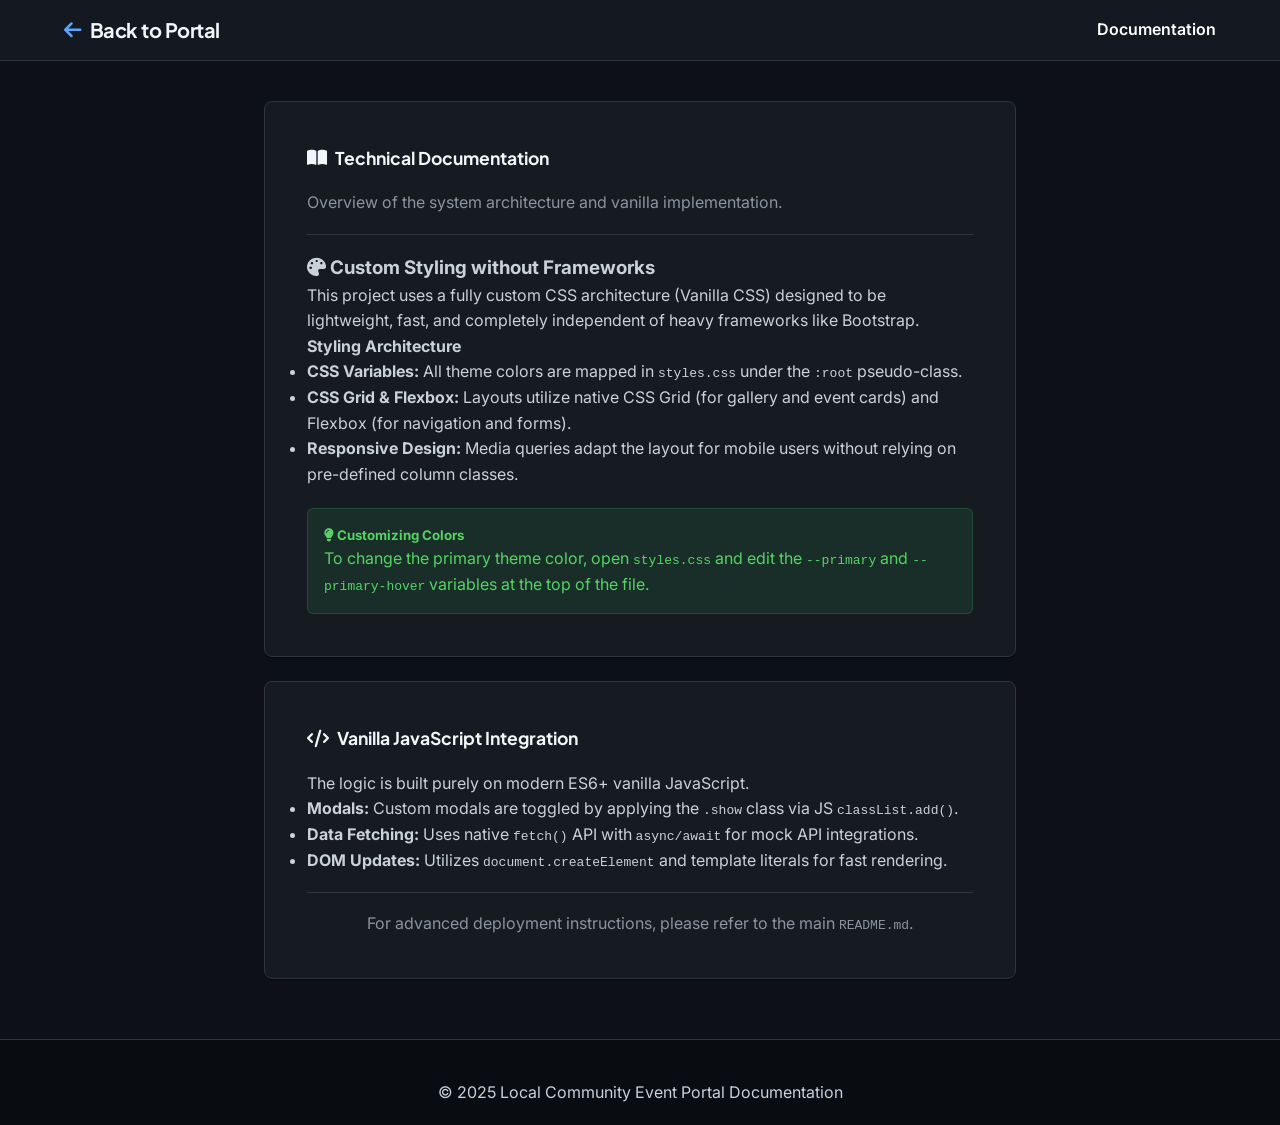
<file: Module  1/LocalCommunityEventPortal/help.html>
<!DOCTYPE html>
<html lang="en">
<head>
    <meta charset="UTF-8">
    <meta name="viewport" content="width=device-width, initial-scale=1.0">
    <title>Help & Documentation - Community Event Portal</title>
    <!-- Google Fonts -->
    <link href="https://fonts.googleapis.com/css2?family=Inter:wght@300;400;500;600;700&family=Plus+Jakarta+Sans:wght@400;500;600;700;800&display=swap" rel="stylesheet">
    <!-- FontAwesome for Icons -->
    <link rel="stylesheet" href="https://cdnjs.cloudflare.com/ajax/libs/font-awesome/6.4.0/css/all.min.css">
    <!-- Custom CSS -->
    <link rel="stylesheet" href="styles.css">
</head>
<body>

    <nav class="navbar" style="margin-bottom: 40px;">
        <div class="container nav-container">
            <a class="navbar-brand" href="index.html">
                <i class="fa-solid fa-arrow-left icon-primary"></i> Back to Portal
            </a>
            <span style="color: white; font-weight: 600;">Documentation</span>
        </div>
    </nav>

    <main class="container layout-wrapper" style="max-width: 800px; display: block;">
        
        <div class="card shadow-sm border-0 mb-4">
            <div class="card-body">
                <h1 class="card-title text-primary"><i class="fa-solid fa-book-open"></i> Technical Documentation</h1>
                <p class="text-muted">Overview of the system architecture and vanilla implementation.</p>
                <hr class="divider">
                
                <h3 class="mt-4"><i class="fa-solid fa-palette text-secondary"></i> Custom Styling without Frameworks</h3>
                <p>This project uses a fully custom CSS architecture (Vanilla CSS) designed to be lightweight, fast, and completely independent of heavy frameworks like Bootstrap.</p>
                
                <h4 class="mt-4">Styling Architecture</h4>
                <ul>
                    <li><strong>CSS Variables:</strong> All theme colors are mapped in <code>styles.css</code> under the <code>:root</code> pseudo-class.</li>
                    <li><strong>CSS Grid & Flexbox:</strong> Layouts utilize native CSS Grid (for gallery and event cards) and Flexbox (for navigation and forms).</li>
                    <li><strong>Responsive Design:</strong> Media queries adapt the layout for mobile users without relying on pre-defined column classes.</li>
                </ul>
                
                <div class="success-box mt-4" style="display: block;">
                    <h5><i class="fa-solid fa-lightbulb"></i> Customizing Colors</h5>
                    <p class="mb-0">To change the primary theme color, open <code>styles.css</code> and edit the <code>--primary</code> and <code>--primary-hover</code> variables at the top of the file.</p>
                </div>
            </div>
        </div>

        <div class="card shadow-sm border-0 mb-5">
            <div class="card-body">
                <h3 class="card-title text-primary"><i class="fa-solid fa-code"></i> Vanilla JavaScript Integration</h3>
                <p>The logic is built purely on modern ES6+ vanilla JavaScript.</p>
                
                <ul>
                    <li><strong>Modals:</strong> Custom modals are toggled by applying the <code>.show</code> class via JS <code>classList.add()</code>.</li>
                    <li><strong>Data Fetching:</strong> Uses native <code>fetch()</code> API with <code>async/await</code> for mock API integrations.</li>
                    <li><strong>DOM Updates:</strong> Utilizes <code>document.createElement</code> and template literals for fast rendering.</li>
                </ul>

                <hr class="divider">
                <p class="text-center text-muted mb-0">For advanced deployment instructions, please refer to the main <code>README.md</code>.</p>
            </div>
        </div>

    </main>

    <footer class="site-footer" style="margin-top: auto;">
        <div class="container text-center">
            <p>&copy; 2025 Local Community Event Portal Documentation</p>
        </div>
    </footer>

</body>
</html>
</file>
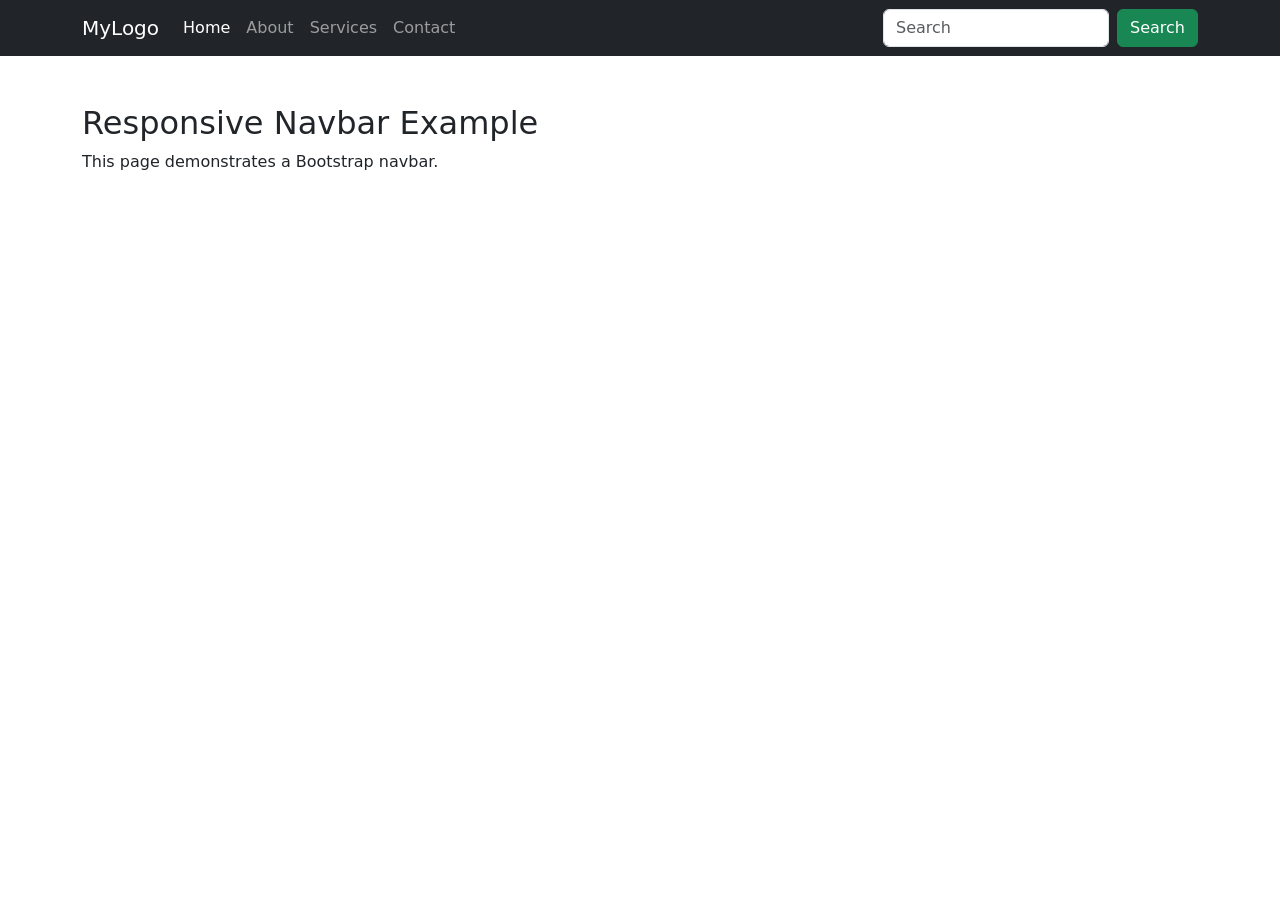
<file: Module  1/Bootstrap5/Bootstrap5/Exercise10_1.html>
<!DOCTYPE html>
<html lang="en">

<head>
    <meta charset="UTF-8">
    <meta name="viewport" content="width=device-width, initial-scale=1.0">
    <title>Exercise 10.1</title>

    <link rel="stylesheet" href="css/bootstrap.min.css">
</head>

<body>

<nav class="navbar navbar-expand-lg navbar-dark bg-dark">

    <div class="container">

        <!-- Logo -->
        <a class="navbar-brand" href="#">
            MyLogo
        </a>

        <!-- Mobile Toggle Button -->
        <button class="navbar-toggler" type="button"
                data-bs-toggle="collapse"
                data-bs-target="#navbarContent">

            <span class="navbar-toggler-icon"></span>

        </button>

        <!-- Navbar Content -->
        <div class="collapse navbar-collapse" id="navbarContent">

            <!-- Navigation Links -->
            <ul class="navbar-nav me-auto">

                <li class="nav-item">
                    <a class="nav-link active" href="#">
                        Home
                    </a>
                </li>

                <li class="nav-item">
                    <a class="nav-link" href="#">
                        About
                    </a>
                </li>

                <li class="nav-item">
                    <a class="nav-link" href="#">
                        Services
                    </a>
                </li>

                <li class="nav-item">
                    <a class="nav-link" href="#">
                        Contact
                    </a>
                </li>

            </ul>

            <!-- Search Form -->
            <form class="d-flex">

                <input class="form-control me-2"
                       type="search"
                       placeholder="Search">

                <button class="btn btn-success"
                        type="submit">
                    Search
                </button>

            </form>

        </div>

    </div>

</nav>

<div class="container mt-5">
    <h2>Responsive Navbar Example</h2>
    <p>This page demonstrates a Bootstrap navbar.</p>
</div>

<script src="js/bootstrap.bundle.min.js"></script>

</body>

</html>
</file>
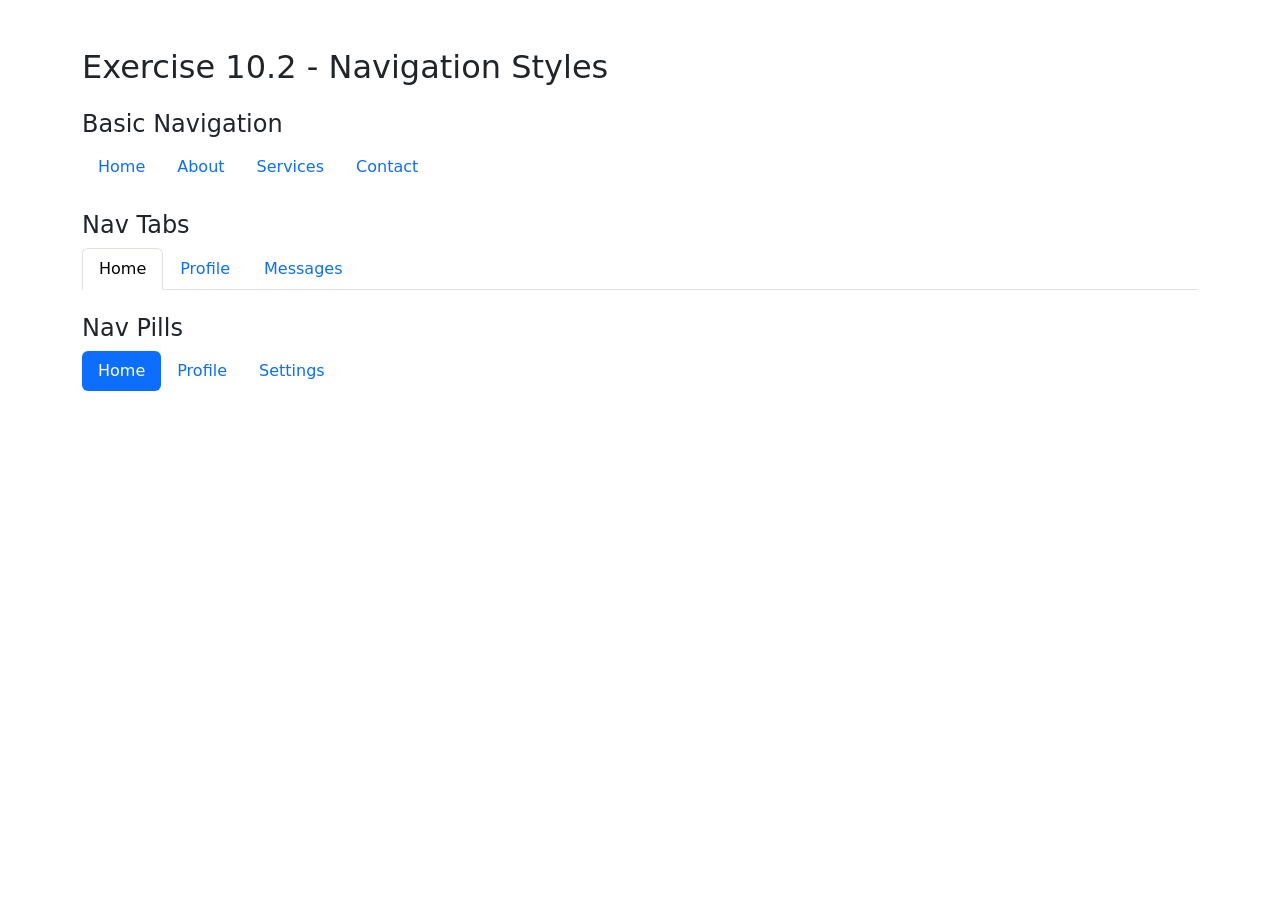
<file: Module  1/Bootstrap5/Bootstrap5/Exercise10_2.html>
<!DOCTYPE html>
<html lang="en">

<head>
    <meta charset="UTF-8">
    <meta name="viewport" content="width=device-width, initial-scale=1.0">
    <title>Exercise 10.2</title>

    <link rel="stylesheet" href="css/bootstrap.min.css">
</head>

<body>

<div class="container mt-5">

    <h2 class="mb-4">
        Exercise 10.2 - Navigation Styles
    </h2>

    <!-- Basic Navigation -->
    <h4>Basic Navigation</h4>

    <ul class="nav mb-4">
        <li class="nav-item">
            <a class="nav-link active" href="#">Home</a>
        </li>

        <li class="nav-item">
            <a class="nav-link" href="#">About</a>
        </li>

        <li class="nav-item">
            <a class="nav-link" href="#">Services</a>
        </li>

        <li class="nav-item">
            <a class="nav-link" href="#">Contact</a>
        </li>
    </ul>

    <!-- Nav Tabs -->
    <h4>Nav Tabs</h4>

    <ul class="nav nav-tabs mb-4">
        <li class="nav-item">
            <a class="nav-link active" href="#">Home</a>
        </li>

        <li class="nav-item">
            <a class="nav-link" href="#">Profile</a>
        </li>

        <li class="nav-item">
            <a class="nav-link" href="#">Messages</a>
        </li>
    </ul>

    <!-- Nav Pills -->
    <h4>Nav Pills</h4>

    <ul class="nav nav-pills">
        <li class="nav-item">
            <a class="nav-link active" href="#">Home</a>
        </li>

        <li class="nav-item">
            <a class="nav-link" href="#">Profile</a>
        </li>

        <li class="nav-item">
            <a class="nav-link" href="#">Settings</a>
        </li>
    </ul>

</div>

<script src="js/bootstrap.bundle.min.js"></script>

</body>

</html>
</file>
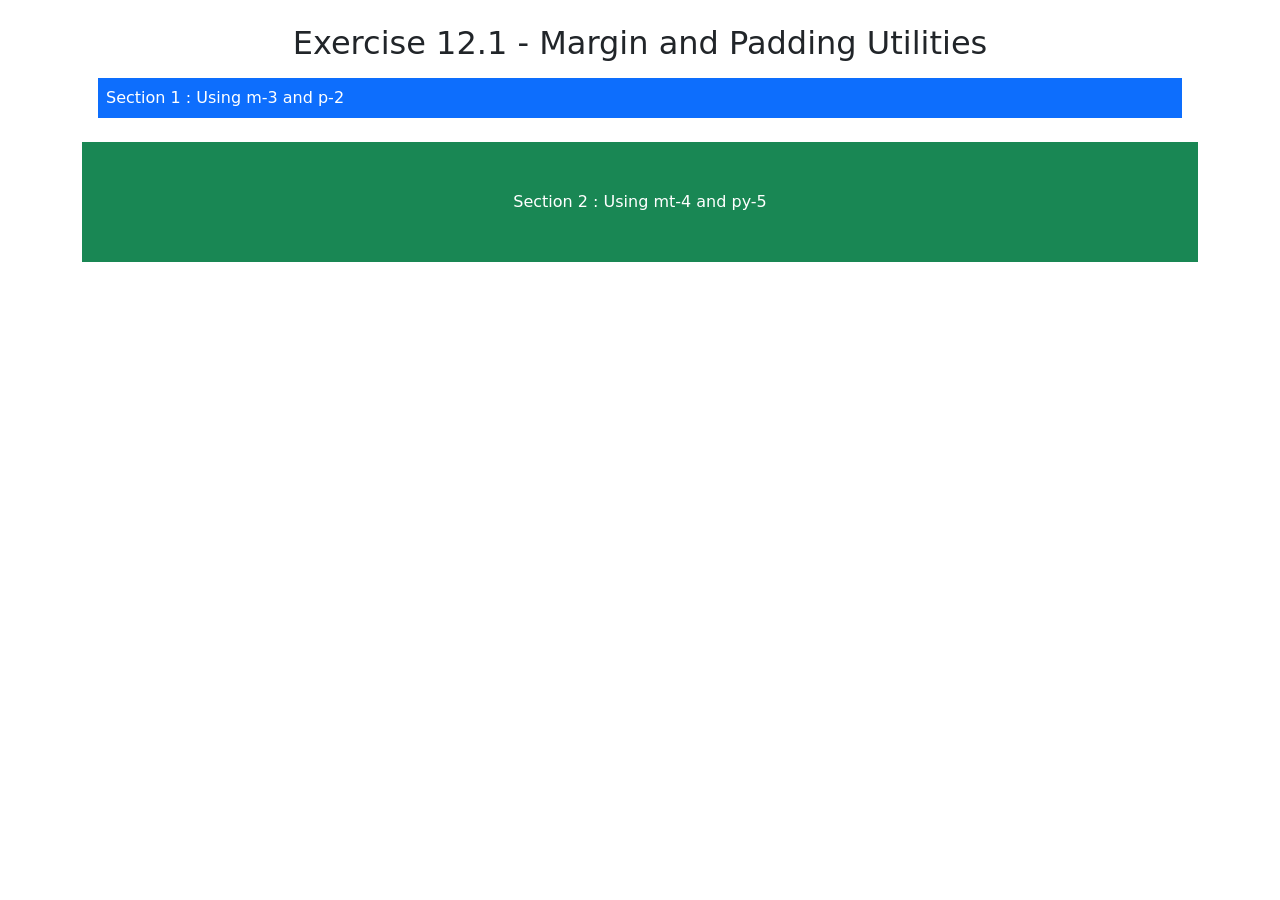
<file: Module  1/Bootstrap5/Bootstrap5/Exercise12_1.html>
<!DOCTYPE html>
<html lang="en">

<head>
    <meta charset="UTF-8">
    <meta name="viewport" content="width=device-width, initial-scale=1.0">
    <title>Exercise 12.1</title>

    <link rel="stylesheet" href="css/bootstrap.min.css">
</head>

<body>

<div class="container">

    <h2 class="text-center mt-4">
        Exercise 12.1 - Margin and Padding Utilities
    </h2>

    <!-- Section 1 -->
    <div class="bg-primary text-white m-3 p-2">
        Section 1 : Using m-3 and p-2
    </div>

    <!-- Section 2 -->
    <div class="bg-success text-white mt-4 py-5 text-center">
        Section 2 : Using mt-4 and py-5
    </div>

</div>

<script src="js/bootstrap.bundle.min.js"></script>

</body>

</html>
</file>
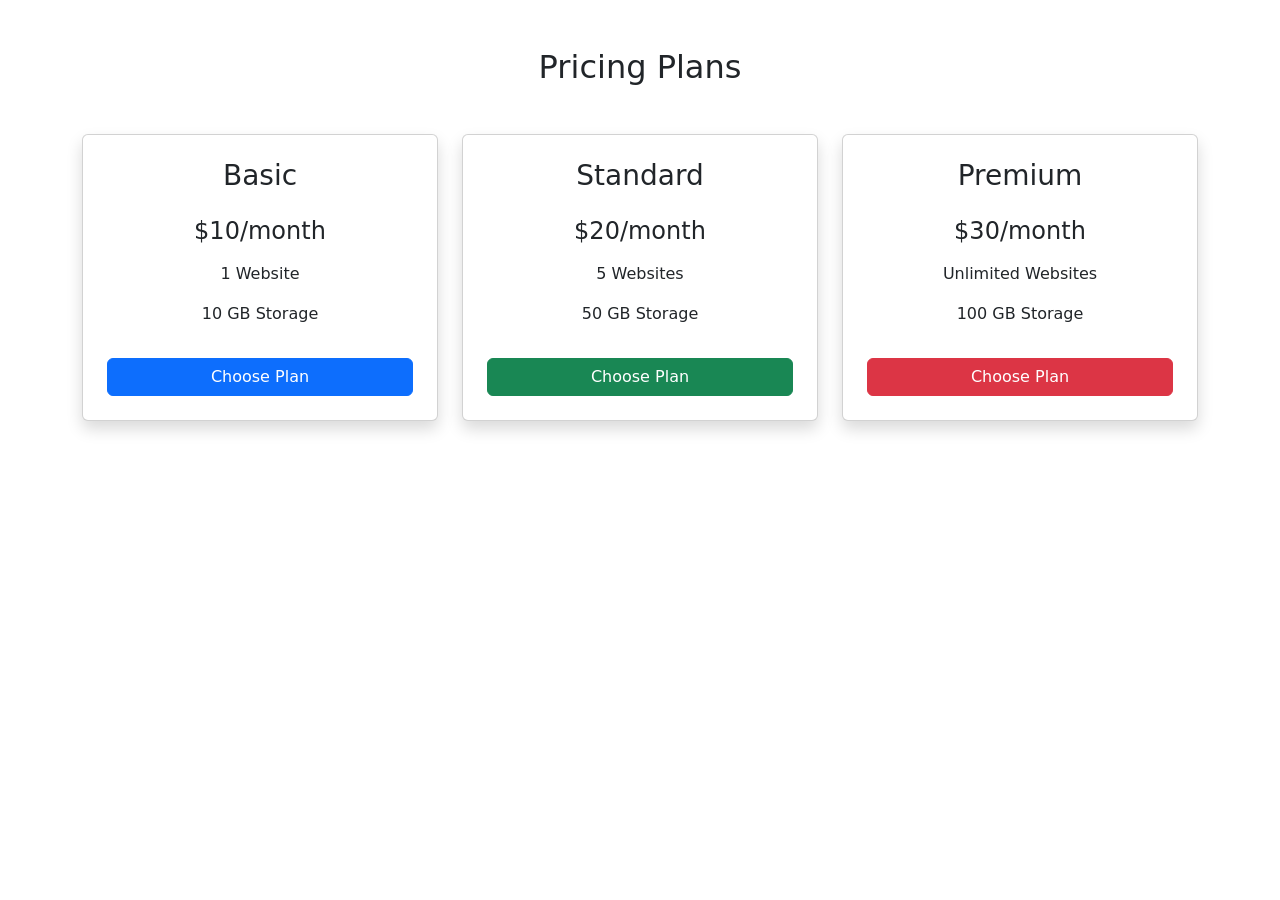
<file: Module  1/Bootstrap5/Bootstrap5/Exercise12_2.html>
<!DOCTYPE html>
<html lang="en">

<head>
    <meta charset="UTF-8">
    <meta name="viewport" content="width=device-width, initial-scale=1.0">
    <title>Exercise 12.2</title>

    <link rel="stylesheet" href="css/bootstrap.min.css">
</head>

<body>

<div class="container py-5">

    <h2 class="text-center mb-5">
        Pricing Plans
    </h2>

    <div class="row">

        <!-- Basic Plan -->
        <div class="col-md-4 mb-4">
            <div class="card text-center p-4 shadow">
                <h3>Basic</h3>
                <h4 class="my-3">$10/month</h4>
                <p>1 Website</p>
                <p>10 GB Storage</p>
                <button class="btn btn-primary mt-3">
                    Choose Plan
                </button>
            </div>
        </div>

        <!-- Standard Plan -->
        <div class="col-md-4 mb-4">
            <div class="card text-center p-4 shadow">
                <h3>Standard</h3>
                <h4 class="my-3">$20/month</h4>
                <p>5 Websites</p>
                <p>50 GB Storage</p>
                <button class="btn btn-success mt-3">
                    Choose Plan
                </button>
            </div>
        </div>

        <!-- Premium Plan -->
        <div class="col-md-4 mb-4">
            <div class="card text-center p-4 shadow">
                <h3>Premium</h3>
                <h4 class="my-3">$30/month</h4>
                <p>Unlimited Websites</p>
                <p>100 GB Storage</p>
                <button class="btn btn-danger mt-3">
                    Choose Plan
                </button>
            </div>
        </div>

    </div>

</div>

<script src="js/bootstrap.bundle.min.js"></script>

</body>

</html>
</file>
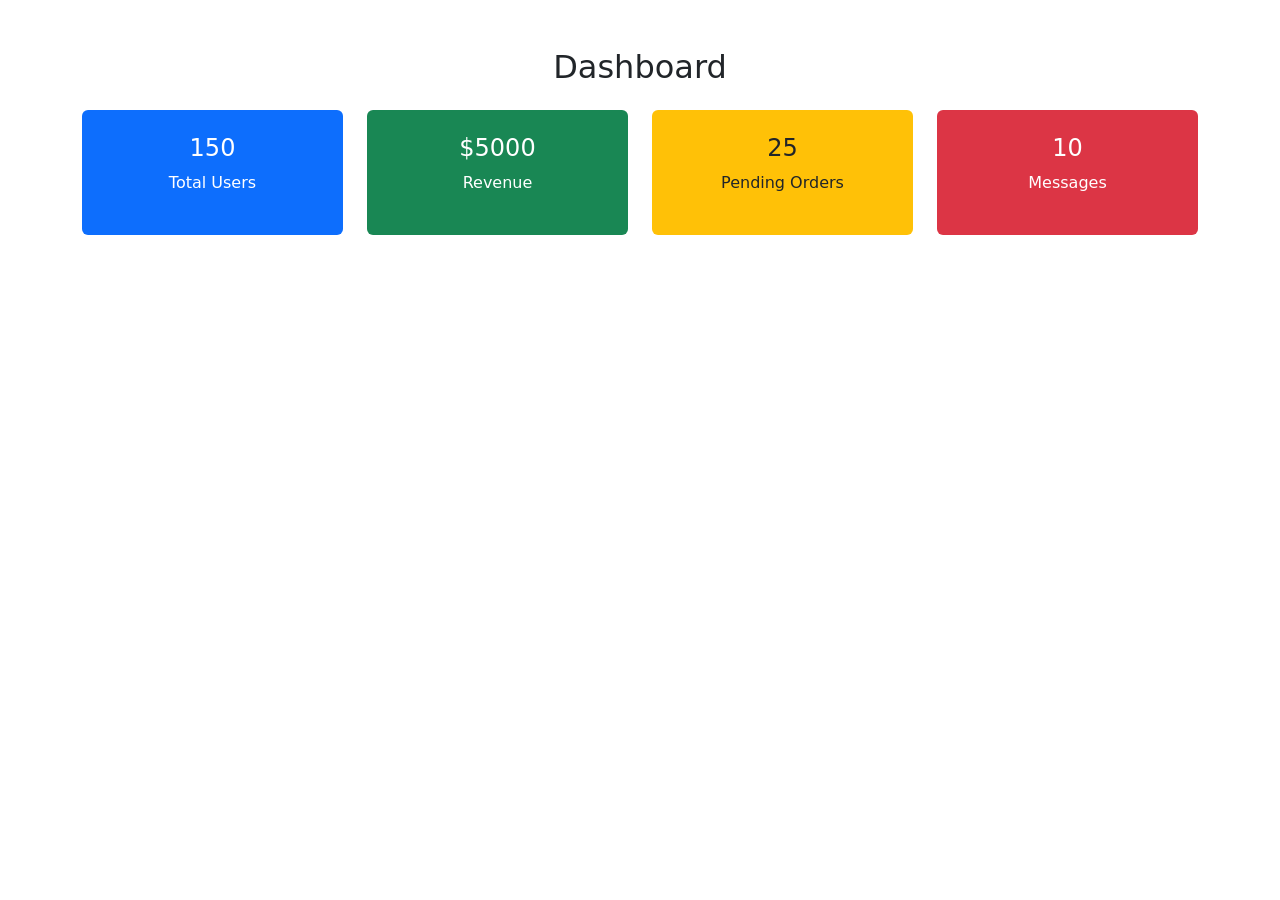
<file: Module  1/Bootstrap5/Bootstrap5/Exercise13_1.html>
<!DOCTYPE html>
<html lang="en">

<head>
    <meta charset="UTF-8">
    <meta name="viewport" content="width=device-width, initial-scale=1.0">
    <title>Exercise 13.1</title>

    <link rel="stylesheet" href="css/bootstrap.min.css">
</head>

<body>

<div class="container mt-5">

    <h2 class="text-center mb-4">
        Dashboard
    </h2>

    <div class="row">

        <!-- Total Users -->
        <div class="col-md-3 mb-3">
            <div class="bg-primary text-white p-4 text-center rounded">
                <h4>150</h4>
                <p>Total Users</p>
            </div>
        </div>

        <!-- Revenue -->
        <div class="col-md-3 mb-3">
            <div class="bg-success text-white p-4 text-center rounded">
                <h4>$5000</h4>
                <p>Revenue</p>
            </div>
        </div>

        <!-- Pending Orders -->
        <div class="col-md-3 mb-3">
            <div class="bg-warning text-dark p-4 text-center rounded">
                <h4>25</h4>
                <p>Pending Orders</p>
            </div>
        </div>

        <!-- Messages -->
        <div class="col-md-3 mb-3">
            <div class="bg-danger text-white p-4 text-center rounded">
                <h4>10</h4>
                <p>Messages</p>
            </div>
        </div>

    </div>

</div>

<script src="js/bootstrap.bundle.min.js"></script>

</body>

</html>
</file>
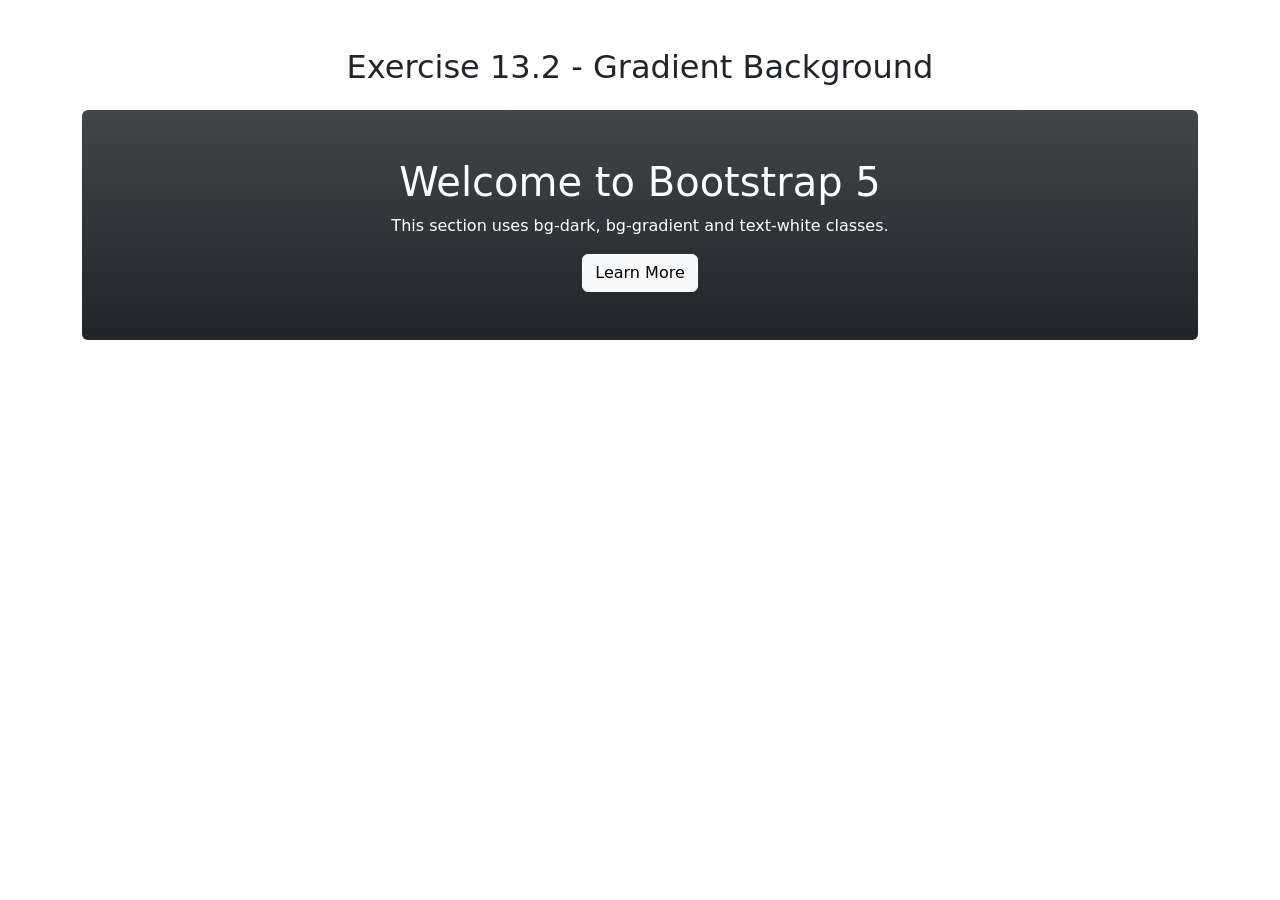
<file: Module  1/Bootstrap5/Bootstrap5/Exercise13_2.html>
<!DOCTYPE html>
<html lang="en">

<head>
    <meta charset="UTF-8">
    <meta name="viewport" content="width=device-width, initial-scale=1.0">
    <title>Exercise 13.2</title>

    <link rel="stylesheet" href="css/bootstrap.min.css">
</head>

<body>

<div class="container mt-5">

    <h2 class="text-center mb-4">
        Exercise 13.2 - Gradient Background
    </h2>

    <div class="bg-dark bg-gradient text-white p-5 rounded text-center">

        <h1>Welcome to Bootstrap 5</h1>

        <p>
            This section uses bg-dark, bg-gradient and text-white classes.
        </p>

        <button class="btn btn-light">
            Learn More
        </button>

    </div>

</div>

<script src="js/bootstrap.bundle.min.js"></script>

</body>

</html>
</file>
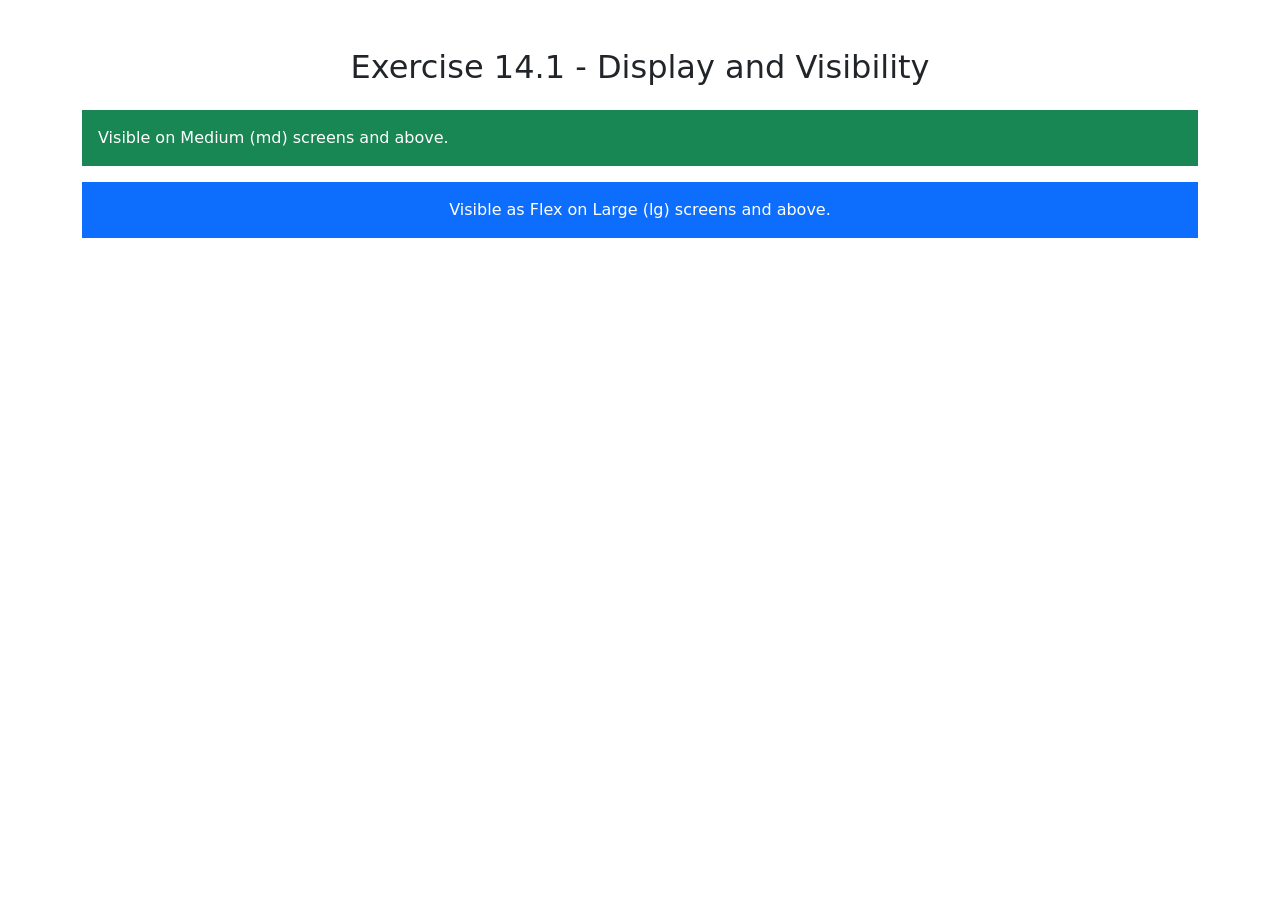
<file: Module  1/Bootstrap5/Bootstrap5/Exercise14_1.html>
<!DOCTYPE html>
<html lang="en">

<head>
    <meta charset="UTF-8">
    <meta name="viewport" content="width=device-width, initial-scale=1.0">
    <title>Exercise 14.1</title>

    <link rel="stylesheet" href="css/bootstrap.min.css">
</head>

<body>

<div class="container mt-5">

    <h2 class="text-center mb-4">
        Exercise 14.1 - Display and Visibility
    </h2>

    <!-- Hidden on all screens -->
    <div class="d-none bg-danger text-white p-3 mb-3">
        This section is hidden on all screen sizes.
    </div>

    <!-- Visible only on Medium screens and above -->
    <div class="d-none d-md-block bg-success text-white p-3 mb-3">
        Visible on Medium (md) screens and above.
    </div>

    <!-- Flex display only on Large screens and above -->
    <div class="d-none d-lg-flex bg-primary text-white p-3 justify-content-center">
        Visible as Flex on Large (lg) screens and above.
    </div>

</div>

<script src="js/bootstrap.bundle.min.js"></script>

</body>

</html>
</file>
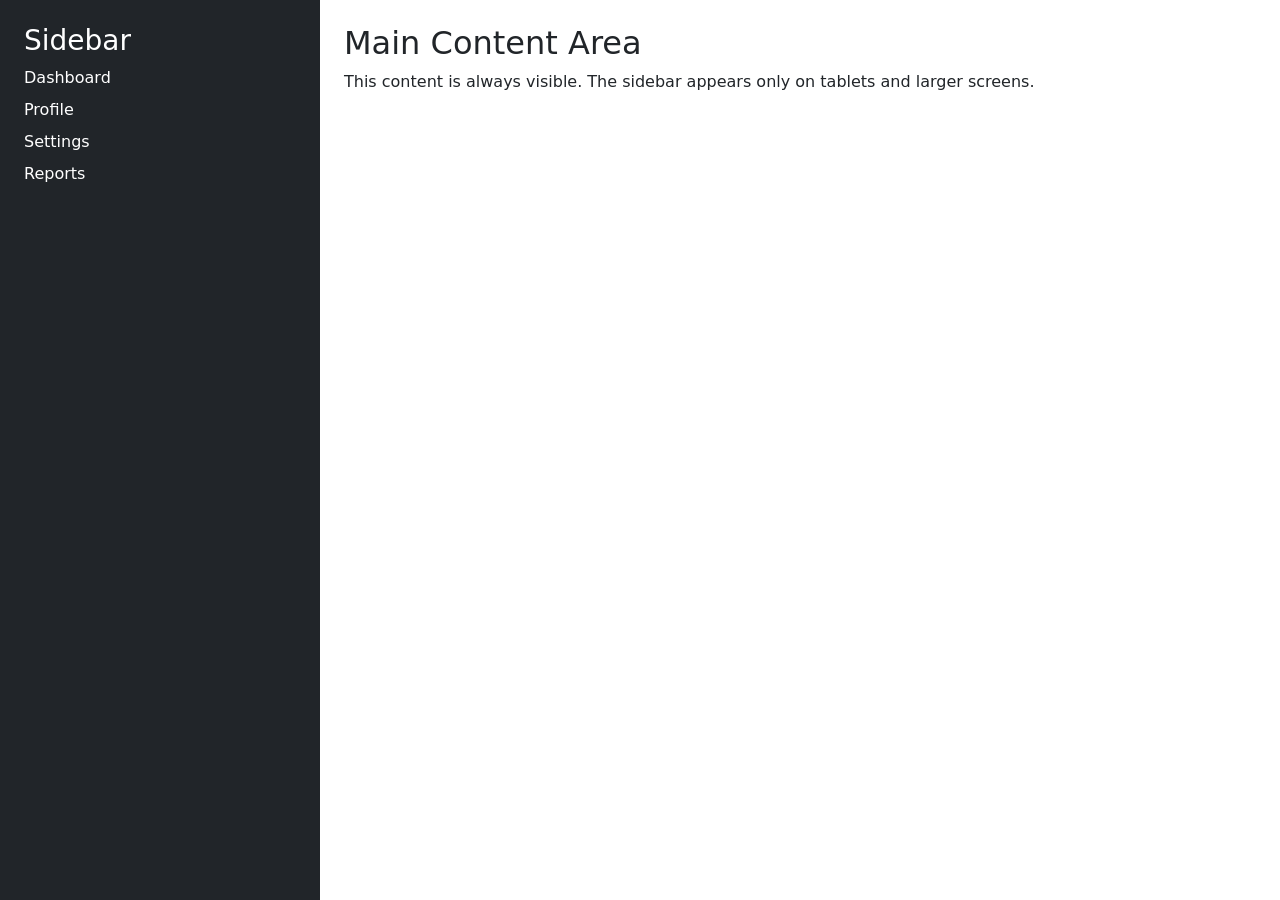
<file: Module  1/Bootstrap5/Bootstrap5/Exercise14_2.html>
<!DOCTYPE html>
<html lang="en">

<head>
    <meta charset="UTF-8">
    <meta name="viewport" content="width=device-width, initial-scale=1.0">
    <title>Exercise 14.2</title>

    <link rel="stylesheet" href="css/bootstrap.min.css">
</head>

<body>

<div class="container-fluid">

    <div class="row">

        <!-- Sidebar -->
        <div class="col-md-3 d-none d-md-block bg-dark text-white p-4 vh-100">

            <h3>Sidebar</h3>

            <ul class="list-unstyled">
                <li class="mb-2">Dashboard</li>
                <li class="mb-2">Profile</li>
                <li class="mb-2">Settings</li>
                <li class="mb-2">Reports</li>
            </ul>

        </div>

        <!-- Main Content -->
        <div class="col-md-9 p-4">

            <h2>Main Content Area</h2>

            <p>
                This content is always visible.
                The sidebar appears only on tablets and larger screens.
            </p>

        </div>

    </div>

</div>

<script src="js/bootstrap.bundle.min.js"></script>

</body>

</html>
</file>
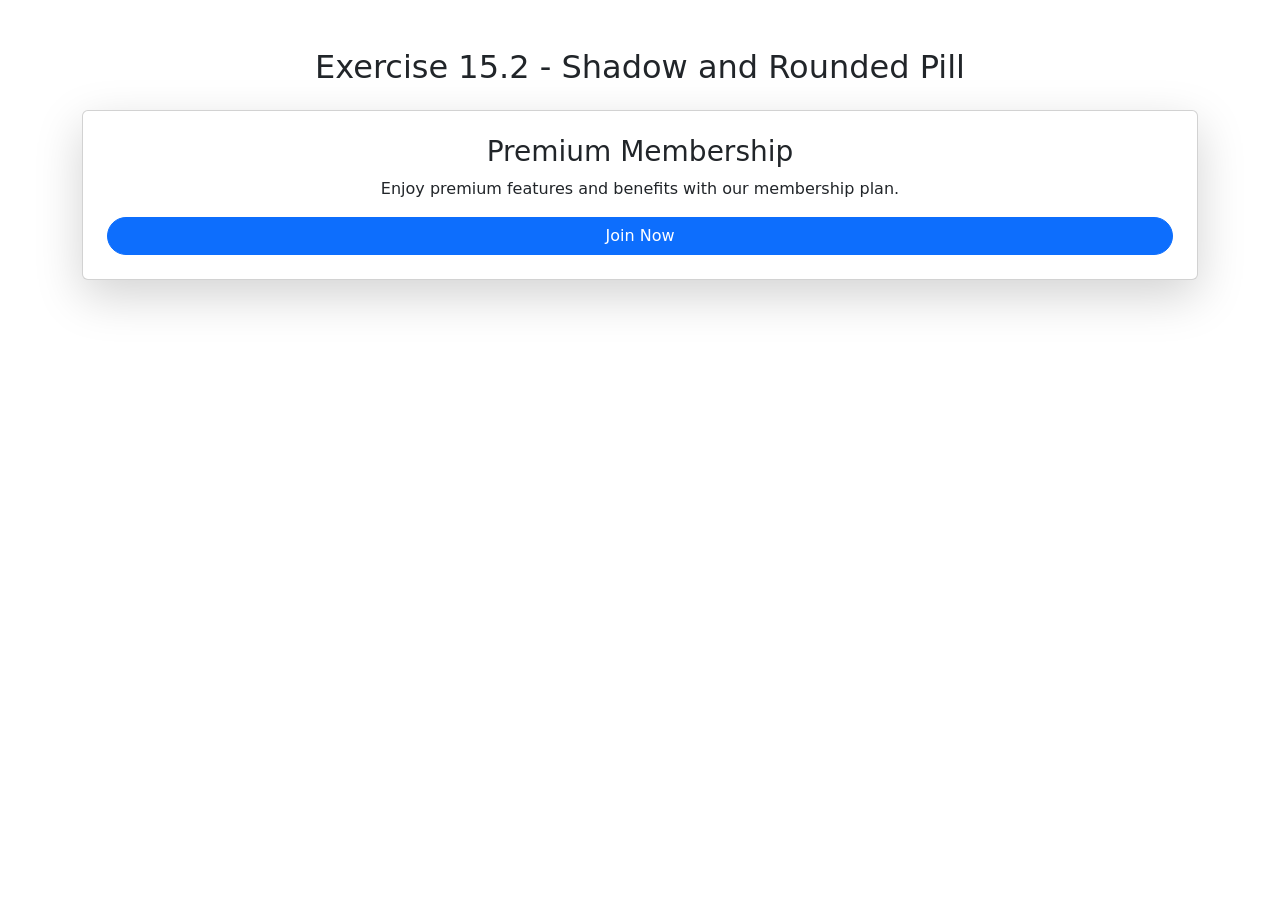
<file: Module  1/Bootstrap5/Bootstrap5/Exercise15_2.html>
<!DOCTYPE html>
<html lang="en">

<head>
    <meta charset="UTF-8">
    <meta name="viewport" content="width=device-width, initial-scale=1.0">
    <title>Exercise 15.2</title>

    <link rel="stylesheet" href="css/bootstrap.min.css">
</head>

<body>

<div class="container mt-5">

    <h2 class="text-center mb-4">
        Exercise 15.2 - Shadow and Rounded Pill
    </h2>

    <div class="card shadow-lg p-4 text-center">

        <h3>Premium Membership</h3>

        <p>
            Enjoy premium features and benefits with our membership plan.
        </p>

        <button class="btn btn-primary rounded-pill px-4">
            Join Now
        </button>

    </div>

</div>

<script src="js/bootstrap.bundle.min.js"></script>

</body>

</html>
</file>
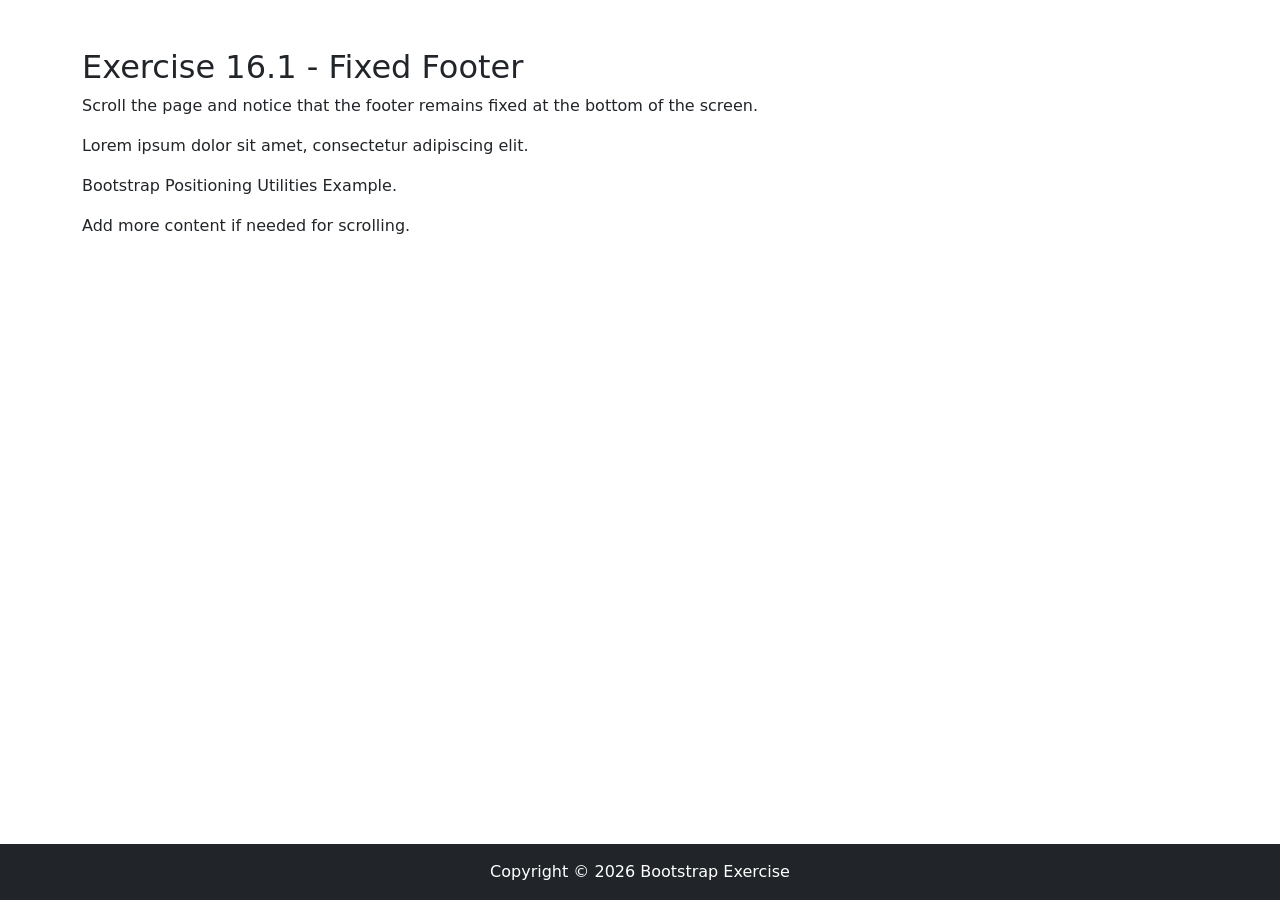
<file: Module  1/Bootstrap5/Bootstrap5/Exercise16_1.html>
<!DOCTYPE html>
<html lang="en">

<head>
    <meta charset="UTF-8">
    <meta name="viewport" content="width=device-width, initial-scale=1.0">
    <title>Exercise 16.1</title>

    <link rel="stylesheet" href="css/bootstrap.min.css">
</head>

<body>

<div class="container mt-5">

    <h2>Exercise 16.1 - Fixed Footer</h2>

    <p>
        Scroll the page and notice that the footer remains fixed at the bottom of the screen.
    </p>

    <p>Lorem ipsum dolor sit amet, consectetur adipiscing elit.</p>
    <p>Bootstrap Positioning Utilities Example.</p>
    <p>Add more content if needed for scrolling.</p>

</div>

<!-- Fixed Footer -->
<footer class="bg-dark text-white text-center p-3 position-fixed bottom-0 w-100">
    Copyright © 2026 Bootstrap Exercise
</footer>

<script src="js/bootstrap.bundle.min.js"></script>

</body>

</html>
</file>
<file: Module  1/LocalCommunityEventPortal/styles.css>
/* 
   ==========================================================================
   Human-Designed Dark Mode System (GitHub & Linear Inspired) - Community Portal
   ==========================================================================
*/

@import url('https://fonts.googleapis.com/css2?family=Inter:wght@300;400;500;600;700&family=Plus+Jakarta+Sans:wght@400;500;600;700;800&display=swap');

/* Variables & Design Tokens */
:root {
    --bg-main: #0d1117;          /* GitHub Dark Base */
    --bg-card: #161b22;          /* GitHub Dark Card */
    --bg-input: #0d1117;
    --border-color: #30363d;      /* GitHub Dark Border */
    --border-hover: #8b949e;
    
    /* Classic Dark Theme Palette */
    --primary: #1f6feb;          /* GitHub Accent Blue */
    --primary-hover: #388bfd;
    --accent: #58a6ff;           /* Link / Active Blue */
    --success: #238636;          /* GitHub Success Green */
    --success-hover: #2ea44f;
    --danger: #da3637;            /* GitHub Error Red */
    --warning: #d29922;           /* GitHub Warning Yellow */
    
    /* Text Colors */
    --text-main: #c9d1d9;        /* Light Gray */
    --text-white: #f0f6fc;       /* Off-White */
    --text-muted: #8b949e;       /* Muted Gray */
    
    /* Typography */
    --font-heading: 'Plus Jakarta Sans', sans-serif;
    --font-body: 'Inter', sans-serif;
    
    /* Human UI Layout Defaults */
    --border-radius: 8px;
    --shadow-sm: 0 1px 0 rgba(1, 4, 9, 0.8);
    --shadow-md: 0 3px 6px rgba(1, 4, 9, 0.4);
    --transition: all 0.2s ease-in-out;
}

/* Base resets & scrollbar setup */
* {
    box-sizing: border-box;
    margin: 0;
    padding: 0;
}

html {
    scroll-behavior: smooth;
    background-color: var(--bg-main);
}

body {
    font-family: var(--font-body);
    background-color: var(--bg-main);
    color: var(--text-main);
    line-height: 1.6;
    overflow-x: hidden;
}

/* Custom Scrollbar */
::-webkit-scrollbar {
    width: 10px;
    height: 10px;
}
::-webkit-scrollbar-track {
    background: var(--bg-main);
}
::-webkit-scrollbar-thumb {
    background: #21262d;
    border-radius: 99px;
    border: 2px solid var(--bg-main);
}
::-webkit-scrollbar-thumb:hover {
    background: var(--border-color);
}

/* Layout Containers */
.container {
    width: 100%;
    max-width: 1200px;
    margin: 0 auto;
    padding: 0 24px;
}

.layout-wrapper {
    display: flex;
    flex-wrap: wrap;
    gap: 32px;
    margin-top: 40px;
    margin-bottom: 60px;
}

.sidebar {
    width: 100%;
}

.main-content {
    width: 100%;
}

@media (min-width: 992px) {
    .sidebar { width: 280px; }
    .main-content { width: calc(100% - 312px); }
}

/* Sticky Navbar (Clean Dark Design) */
.navbar {
    background: rgba(22, 27, 34, 0.95);
    backdrop-filter: blur(8px);
    -webkit-backdrop-filter: blur(8px);
    border-bottom: 1px solid var(--border-color);
    padding: 14px 0;
    position: sticky;
    top: 0;
    z-index: 1000;
}

.nav-container {
    display: flex;
    justify-content: space-between;
    align-items: center;
    gap: 20px;
}

.navbar-brand {
    color: var(--text-white);
    text-decoration: none;
    font-family: var(--font-heading);
    font-size: 1.25rem;
    font-weight: 700;
    letter-spacing: -0.5px;
    display: flex;
    align-items: center;
    gap: 8px;
}

.icon-primary {
    color: var(--accent);
}

.navbar-menu {
    display: flex;
    align-items: center;
    gap: 24px;
}

.nav-links {
    list-style: none;
    display: flex;
    gap: 4px;
}

.nav-link {
    color: var(--text-muted);
    text-decoration: none;
    font-size: 0.9rem;
    font-weight: 500;
    padding: 6px 12px;
    border-radius: 6px;
    transition: var(--transition);
}

.nav-link:hover {
    color: var(--text-white);
    background: #21262d;
}

.nav-link.active {
    color: var(--text-white);
    font-weight: 600;
    background: #21262d;
}

.nav-link::after {
    content: '';
    display: block;
    height: 2px;
    background: var(--accent);
    transform: scaleX(0);
    transition: var(--transition);
    margin-top: 4px;
}

.nav-link.active::after {
    transform: scaleX(1);
}

/* Global Search Bar (GitHub style) */
.search-form {
    display: flex;
    background: var(--bg-main);
    border: 1px solid var(--border-color);
    border-radius: 6px;
    padding: 2px;
    transition: var(--transition);
}

.search-form:focus-within {
    border-color: var(--accent);
    box-shadow: 0 0 0 3px rgba(88, 166, 255, 0.2);
}

.search-input {
    background: transparent;
    border: none;
    padding: 6px 12px;
    color: var(--text-white);
    font-family: inherit;
    font-size: 0.85rem;
    outline: none;
    width: 150px;
    transition: var(--transition);
}

.search-input:focus {
    width: 200px;
}

.search-input::placeholder {
    color: var(--text-muted);
}

.search-form .btn-outline {
    background: transparent;
    border: none;
    color: var(--text-muted);
    padding: 6px 12px;
    border-radius: 4px;
}

.search-form .btn-outline:hover {
    color: var(--text-white);
}

@media (max-width: 991px) {
    .nav-container { flex-direction: column; gap: 14px; text-align: center; }
    .navbar-menu { flex-direction: column; gap: 14px; width: 100%; }
    .nav-links { justify-content: center; }
    .search-input:focus { width: 150px; }
}

/* Classic human buttons (GitHub styling) */
.btn {
    font-family: var(--font-body);
    display: inline-flex;
    align-items: center;
    justify-content: center;
    gap: 6px;
    padding: 8px 16px;
    font-size: 0.875rem;
    font-weight: 500;
    border-radius: 6px;
    border: 1px solid var(--border-color);
    cursor: pointer;
    transition: var(--transition);
    text-decoration: none;
}

.btn-large {
    padding: 10px 20px;
    font-size: 0.95rem;
}

.btn-primary {
    background-color: var(--success);
    border-color: rgba(240, 246, 252, 0.1);
    color: #fff;
}

.btn-primary:hover {
    background-color: var(--success-hover);
}

.btn-secondary {
    background-color: #21262d;
    border-color: var(--border-color);
    color: var(--text-main);
}

.btn-secondary:hover {
    background-color: #30363d;
    border-color: var(--border-hover);
}

.btn-success {
    background-color: var(--success);
    border-color: rgba(240, 246, 252, 0.1);
    color: #fff;
}

.btn-success:hover {
    background-color: var(--success-hover);
}

.btn-outline {
    background: transparent;
    border-color: var(--border-color);
    color: var(--accent);
}

.btn-outline:hover, .btn-outline.active {
    background-color: #21262d;
    border-color: var(--border-hover);
    color: var(--text-white);
}

.btn-light {
    background-color: #21262d;
    border-color: var(--border-color);
    color: var(--text-white);
}

.btn-light:hover {
    background-color: #30363d;
}

.btn-outline-light {
    background: transparent;
    border-color: rgba(240, 246, 252, 0.15);
    color: var(--text-white);
}

.btn-outline-light:hover {
    background: rgba(255, 255, 255, 0.1);
}

.w-100 { width: 100%; }

/* GitHub Cards */
.card, .sidebar-card {
    background: var(--bg-card);
    border: 1px solid var(--border-color);
    border-radius: var(--border-radius);
    padding: 24px;
    margin-bottom: 24px;
    box-shadow: var(--shadow-sm);
    transition: var(--transition);
}

.card:hover, .sidebar-card:hover {
    border-color: var(--border-hover);
}

.card-title, .sidebar-title {
    font-family: var(--font-heading);
    font-size: 1.1rem;
    font-weight: 700;
    color: var(--text-white);
    margin-bottom: 18px;
    display: flex;
    align-items: center;
    gap: 8px;
}

/* Hero Welcome Banner (Clean Gradient overlay on top of required Blue background) */
.hero-banner {
    position: relative;
    border-radius: var(--border-radius);
    overflow: hidden;
    padding: 60px 24px;
    margin-bottom: 40px;
    text-align: center;
    box-shadow: var(--shadow-md);
    border: 1px solid var(--border-color);
}

#welcomeBanner::before {
    content: '';
    position: absolute;
    top: 0; left: 0; right: 0; bottom: 0;
    background: linear-gradient(135deg, rgba(13, 110, 253, 0.9) 0%, rgba(31, 111, 235, 0.85) 60%, rgba(13, 17, 23, 0.95) 100%);
    z-index: 1;
    pointer-events: none;
}

.hero-content {
    position: relative;
    z-index: 2;
    max-width: 800px;
    margin: 0 auto;
}

.hero-title {
    font-family: var(--font-heading);
    font-size: 2.2rem;
    font-weight: 800;
    color: #fff;
    line-height: 1.25;
    letter-spacing: -0.5px;
    margin-bottom: 12px;
}

.hero-subtitle {
    font-size: 1rem;
    color: rgba(240, 246, 252, 0.95);
    margin-bottom: 24px;
    font-weight: 400;
}

/* Offer box - styled as a clean tag block */
.special-offer-box {
    display: inline-flex;
    align-items: center;
    background: rgba(22, 27, 34, 0.85);
    border: 1px solid var(--border-color);
    border-radius: 6px;
    padding: 6px 14px;
    margin-bottom: 28px;
}

.offer-text {
    font-size: 0.85rem;
    color: var(--text-white);
    display: flex;
    align-items: center;
    gap: 6px;
    flex-wrap: wrap;
    justify-content: center;
}

.highlight {
    border-radius: 4px;
    padding: 1px 6px !important;
}

.hero-actions {
    display: flex;
    justify-content: center;
    gap: 10px;
    flex-wrap: wrap;
}

.geo-result {
    margin-top: 16px;
    font-size: 0.825rem;
    color: var(--text-main);
    background: rgba(1, 4, 9, 0.5);
    padding: 6px 12px;
    border-radius: 6px;
    display: inline-block;
    border: 1px solid var(--border-color);
}

@media (max-width: 768px) {
    .hero-title { font-size: 1.65rem; }
    .hero-subtitle { font-size: 0.925rem; }
    .hero-banner { padding: 40px 16px; }
}

/* Sidebar filter items */
.divider {
    margin: 18px 0;
    border: 0;
    border-top: 1px solid var(--border-color);
}

.news-title {
    font-family: var(--font-heading);
    font-size: 0.775rem;
    text-transform: uppercase;
    letter-spacing: 0.5px;
    color: var(--text-muted);
    margin-bottom: 12px;
    font-weight: 700;
}

.form-group {
    margin-bottom: 16px;
}

.form-label, label {
    display: block;
    margin-bottom: 6px;
    font-weight: 500;
    font-size: 0.825rem;
    color: var(--text-white);
}

.form-control {
    width: 100%;
    padding: 8px 12px;
    background-color: var(--bg-input);
    border: 1px solid var(--border-color);
    border-radius: 6px;
    font-family: inherit;
    font-size: 0.875rem;
    color: var(--text-white);
    outline: none;
    transition: var(--transition);
}

.form-control:focus {
    border-color: var(--accent);
    box-shadow: 0 0 0 3px rgba(88, 166, 255, 0.15);
}

.form-control::placeholder {
    color: #484f58;
}

select.form-control {
    appearance: none;
    background-image: url("data:image/svg+xml,%3Csvg xmlns='http://www.w3.org/2000/svg' fill='none' viewBox='0 0 24 24' stroke='%238b949e'%3E%3Cpath stroke-linecap='round' stroke-linejoin='round' stroke-width='2' d='M19 9l-7 7-7-7'/%3E%3C/svg%3E");
    background-repeat: no-repeat;
    background-position: right 12px center;
    background-size: 14px;
    padding-right: 36px;
}

.sidebar-actions {
    display: flex;
    flex-direction: column;
    gap: 8px;
}

/* Multi-column layout for Community News */
.community-news {
    column-count: 2;
    column-gap: 20px;
    column-rule: 1px solid var(--border-color);
    font-size: 0.8rem;
    color: var(--text-muted);
}

.community-news p {
    break-inside: avoid;
    margin-bottom: 12px;
    padding-bottom: 10px;
    border-bottom: 1px dashed var(--border-color);
}

@media (max-width: 991px) {
    .community-news { column-count: 2; }
}

@media (max-width: 576px) {
    .community-news { column-count: 1; }
}

/* Section Header and view toggle */
.content-section {
    margin-bottom: 40px;
}

.section-header {
    display: flex;
    justify-content: space-between;
    align-items: center;
    border-bottom: 1px solid var(--border-color);
    padding-bottom: 10px;
    margin-bottom: 24px;
}

.section-title {
    font-family: var(--font-heading);
    font-size: 1.35rem;
    font-weight: 700;
    color: var(--text-white);
    margin: 0;
}

.view-toggle {
    display: flex;
    background: #0d1117;
    border: 1px solid var(--border-color);
    border-radius: 6px;
    padding: 2px;
}

.view-toggle .btn {
    border-radius: 4px;
    border: none;
    padding: 4px 10px;
    font-size: 0.775rem;
    background: transparent;
    color: var(--text-muted);
}

.view-toggle .btn.active {
    background: #21262d;
    color: var(--text-white);
}

/* Event List Grid */
.events-grid {
    display: grid;
    grid-template-columns: repeat(auto-fill, minmax(290px, 1fr));
    gap: 20px;
}

.events-grid.list-view {
    grid-template-columns: 1fr;
}

.event-wrapper {
    display: flex;
}

/* Dynamic event card mappings */
.eventCard {
    background: var(--bg-card);
    border: 1px solid var(--border-color);
    border-radius: var(--border-radius);
    overflow: hidden;
    cursor: default;
    display: flex;
    flex-direction: column;
    width: 100%;
    box-shadow: var(--shadow-sm);
    transition: var(--transition);
}

.eventCard:hover {
    border-color: var(--border-hover);
}

.card-img-top {
    width: 100%;
    height: 180px;
    object-fit: cover;
}

.position-relative {
    position: relative;
    overflow: hidden;
}

.position-absolute.top-0.end-0 {
    position: absolute;
    top: 10px;
    right: 10px;
    z-index: 10;
}

/* Overlay badges styles */
.bg-primary {
    background-color: #1f6feb !important;
}

.text-white {
    color: #fff !important;
}

.px-2 { padding-left: 0.5rem !important; padding-right: 0.5rem !important; }
.py-1 { padding-top: 0.25rem !important; padding-bottom: 0.25rem !important; }
.m-2 { margin: 0.5rem !important; }
.rounded { border-radius: 4px !important; }
.shadow-sm { box-shadow: var(--shadow-sm) !important; }
.text-uppercase { text-transform: uppercase !important; }
.small { font-size: 0.75rem !important; }
.fw-bold { font-weight: 600 !important; }

/* Event card information body */
.card-body {
    padding: 18px;
    display: flex;
    flex-direction: column;
    flex-grow: 1;
}

.card-title.text-primary.fw-bold {
    font-family: var(--font-heading);
    font-size: 1rem;
    font-weight: 700;
    color: var(--text-white) !important; /* Force legible title */
    margin-bottom: 6px;
    line-height: 1.35;
}

.card-text {
    color: var(--text-muted);
    font-size: 0.825rem;
    margin-bottom: 14px;
    display: -webkit-box;
    -webkit-line-clamp: 2;
    -webkit-box-orient: vertical;
    overflow: hidden;
}

.list-unstyled {
    list-style: none;
    margin-bottom: 14px;
    display: flex;
    flex-direction: column;
    gap: 6px;
}

.list-unstyled li {
    font-size: 0.8rem;
    color: var(--text-muted);
    display: flex;
    align-items: center;
    gap: 8px;
}

.list-unstyled li i {
    color: var(--text-muted) !important;
    width: 14px;
    text-align: center;
}

.mt-auto {
    margin-top: auto !important;
}

.events-grid.list-view .eventCard {
    flex-direction: row;
}

.events-grid.list-view .position-relative {
    width: 200px;
    flex-shrink: 0;
}

.events-grid.list-view .card-img-top {
    height: 100%;
}

@media (max-width: 768px) {
    .events-grid.list-view .eventCard { flex-direction: column; }
    .events-grid.list-view .position-relative { width: 100%; }
}

/* Spinner element */
.spinner-border {
    display: inline-block;
    width: 1.5rem;
    height: 1.5rem;
    vertical-align: text-bottom;
    border: 0.15em solid currentColor;
    border-right-color: transparent;
    border-radius: 50%;
    animation: spinner-border .75s linear infinite;
    color: var(--accent) !important;
}

@keyframes spinner-border {
    to { transform: rotate(360deg); }
}

.py-5 { padding-top: 2rem !important; padding-bottom: 2rem !important; }
.text-center { text-align: center !important; }
.text-muted { color: var(--text-muted) !important; }
.mt-2 { margin-top: 0.5rem !important; }

/* Custom Form elements styling */
.form-section {
    background: var(--bg-card);
    border: 1px solid var(--border-color);
    border-radius: var(--border-radius);
    padding: 28px;
    box-shadow: var(--shadow-sm);
}

.form-row {
    display: flex;
    flex-wrap: wrap;
    gap: 16px;
    margin-bottom: 12px;
}

.half-width {
    flex: 1 1 calc(50% - 8px);
    min-width: 240px;
}

.flex-grow { flex-grow: 1; }
.align-end { align-items: flex-end; }

/* Estimated Fee calculation display box */
.fee-display-box {
    background-color: #21262d;
    border: 1px solid var(--border-color);
    padding: 8px 16px;
    border-radius: 6px;
    text-align: center;
    min-width: 130px;
    margin-bottom: 16px;
    align-self: flex-end;
}

.fee-label {
    font-size: 0.7rem;
    color: var(--text-muted);
    text-transform: uppercase;
    letter-spacing: 0.5px;
    display: block;
    margin-bottom: 2px;
}

.fee-amount {
    color: var(--accent);
    font-family: var(--font-heading);
    font-size: 1.35rem;
    font-weight: 700;
    margin: 0;
}

.char-counter {
    text-align: right;
    font-size: 0.75rem;
    color: var(--text-muted);
    margin-top: 4px;
}

.form-submit {
    margin-top: 16px;
}

/* Errors & dynamic validations (GitHub Red) */
.error-msg {
    color: #f85149;
    font-size: 0.75rem;
    margin-top: 4px;
    display: none;
}

.custom-form.was-validated .form-control:invalid {
    border-color: #f85149;
    box-shadow: 0 0 0 3px rgba(248, 81, 73, 0.15);
}

.custom-form.was-validated .form-control:invalid + .error-msg {
    display: block;
}

/* Success registration ticket box */
.success-box {
    background: rgba(46, 164, 79, 0.15);
    border: 1px solid rgba(46, 164, 79, 0.25);
    color: #56d364;
    padding: 16px;
    border-radius: 6px;
    margin-top: 20px;
    animation: fadeInUp 0.25s ease;
}

.success-title {
    font-family: var(--font-heading);
    font-size: 1rem;
    font-weight: 700;
    margin-bottom: 6px;
    color: #56d364;
    display: flex;
    align-items: center;
    gap: 8px;
}

@keyframes fadeInUp {
    from { opacity: 0; transform: translateY(8px); }
    to { opacity: 1; transform: translateY(0); }
}

/* Gallery Section (Dashed Border visual layout requirements) */
.table-responsive {
    overflow-x: auto;
    border-radius: var(--border-radius);
    border: 1px solid var(--border-color);
}

.gallery-table {
    width: 100%;
    border-collapse: separate;
    border-spacing: 0;
    background: var(--bg-card);
}

.gallery-table td {
    padding: 16px;
    text-align: center;
    border-bottom: 1px solid var(--border-color);
    border-right: 1px solid var(--border-color);
}

.gallery-table tr td:last-child {
    border-right: none;
}

.gallery-table tr:last-child td {
    border-bottom: none;
}

.gallery-table tr:nth-child(even) {
    background-color: #0d1117;
}

figure {
    display: flex;
    flex-direction: column;
    align-items: center;
}

.gallery-img {
    cursor: pointer;
    transition: var(--transition);
    object-fit: cover;
    height: 140px;
    width: 100%;
    border-radius: 4px;
}

/* Styled Border and dynamic outline configurations */
.border-styled {
    margin: 4px;
    padding: 4px;
    border: 3px solid var(--border-color) !important;
    outline: 2px dashed var(--accent) !important;
    outline-offset: 3px;
    background: #0d1117;
    transition: var(--transition);
}

.gallery-img:hover {
    transform: scale(1.02);
}

figcaption {
    margin-top: 8px;
    font-weight: 600;
    color: var(--text-muted);
    font-size: 0.8rem;
}

/* Video & Media styling */
.media-info-grid {
    display: grid;
    grid-template-columns: 1fr 1fr;
    gap: 24px;
    margin-bottom: 40px;
}

@media (max-width: 768px) {
    .media-info-grid { grid-template-columns: 1fr; }
}

.video-container {
    position: relative;
    padding-bottom: 56.25%;
    height: 0;
    overflow: hidden;
    background: #000;
    border-radius: var(--border-radius);
    border: 1px solid var(--border-color);
}

.video-container video {
    position: absolute;
    top: 0; left: 0; width: 100%; height: 100%;
}

.video-status {
    position: absolute;
    top: 50%; left: 50%;
    transform: translate(-50%, -50%);
    background: rgba(22, 27, 34, 0.9);
    border: 1px solid var(--border-color);
    color: var(--accent);
    font-size: 0.8rem;
    font-weight: 600;
    padding: 6px 14px;
    border-radius: 99px;
    transition: opacity 0.5s ease;
}

.fadeOut { opacity: 0; }

/* FAQ Accordion Elements */
.faq-accordion {
    display: flex;
    flex-direction: column;
    gap: 8px;
}

.faq-item {
    background: var(--bg-card);
    border: 1px solid var(--border-color);
    border-radius: 6px;
    overflow: hidden;
    transition: var(--transition);
}

.faq-item[open] {
    border-color: var(--border-hover);
}

.faq-item summary {
    padding: 12px 16px;
    font-weight: 600;
    color: var(--text-white);
    cursor: pointer;
    list-style: none;
    position: relative;
    user-select: none;
    transition: var(--transition);
}

.faq-item summary:hover {
    color: var(--accent);
}

.faq-item summary::-webkit-details-marker { display: none; }

.faq-item summary::after {
    content: '\f078'; /* fontawesome arrow chevron */
    font-family: 'Font Awesome 6 Free';
    font-weight: 900;
    position: absolute;
    right: 16px;
    top: 14px;
    font-size: 0.7rem;
    color: var(--text-muted);
    transition: var(--transition);
}

.faq-item[open] summary::after {
    transform: rotate(180deg);
    color: var(--accent);
}

.faq-content {
    padding: 2px 16px 12px 16px;
    color: var(--text-muted);
    font-size: 0.85rem;
    border-top: 1px solid var(--border-color);
}

/* User profile card layout */
.profile-card {
    display: flex;
    background: var(--bg-card);
    border: 1px solid var(--border-color);
    border-radius: var(--border-radius);
    overflow: hidden;
    box-shadow: var(--shadow-sm);
    max-width: 800px;
    margin: 0 auto;
}

.profile-header {
    background-color: #1f242c;
    border-right: 1px solid var(--border-color);
    padding: 24px;
    text-align: center;
    width: 30%;
    display: flex;
    flex-direction: column;
    align-items: center;
    justify-content: center;
}

.profile-img {
    border-radius: 50%;
    border: 2px solid var(--border-color);
    margin-bottom: 10px;
    width: 72px;
    height: 72px;
}

.profile-header h5 {
    font-family: var(--font-heading);
    font-size: 0.95rem;
    font-weight: 700;
    color: var(--text-white);
    margin-bottom: 2px;
}

.profile-header p {
    font-size: 0.7rem;
    color: var(--text-muted);
    text-transform: uppercase;
    letter-spacing: 0.5px;
}

.profile-body {
    padding: 28px;
    width: 70%;
    display: flex;
    flex-direction: column;
    justify-content: center;
}

.profile-body h4 {
    font-family: var(--font-heading);
    font-size: 1.2rem;
    font-weight: 700;
    color: var(--text-white);
    margin-bottom: 6px;
}

.profile-body p {
    color: var(--text-muted);
    font-size: 0.85rem;
    margin-bottom: 16px;
}

.profile-actions {
    display: flex;
    gap: 8px;
    flex-wrap: wrap;
}

@media (max-width: 768px) {
    .profile-card { flex-direction: column; }
    .profile-header { width: 100%; border-right: none; border-bottom: 1px solid var(--border-color); padding: 20px; }
    .profile-body { width: 100%; padding: 20px; }
}

/* Footer layout */
.site-footer {
    background-color: #090c10;
    border-top: 1px solid var(--border-color);
    padding: 40px 0 20px;
    margin-top: 60px;
}

.footer-grid {
    display: grid;
    grid-template-columns: repeat(auto-fit, minmax(200px, 1fr));
    gap: 28px;
}

.footer-title {
    font-family: var(--font-heading);
    color: var(--text-white);
    text-transform: uppercase;
    font-weight: 700;
    font-size: 0.8rem;
    letter-spacing: 0.5px;
    margin-bottom: 14px;
}

.footer-col p {
    color: var(--text-muted);
    font-size: 0.825rem;
    line-height: 1.5;
}

.footer-links {
    list-style: none;
}

.footer-links li {
    margin-bottom: 8px;
}

.footer-links a {
    color: var(--text-muted);
    text-decoration: none;
    font-size: 0.825rem;
    transition: var(--transition);
    display: inline-flex;
    align-items: center;
    gap: 4px;
}

.footer-links a:hover {
    color: var(--accent);
}

.social-links {
    display: flex;
    gap: 8px;
}

.social-btn {
    display: flex;
    align-items: center;
    justify-content: center;
    width: 32px;
    height: 32px;
    background: rgba(255, 255, 255, 0.05);
    color: var(--text-muted);
    border-radius: 50%;
    text-decoration: none;
    transition: var(--transition);
}

.social-btn:hover {
    color: var(--text-white);
    background: rgba(255, 255, 255, 0.1);
}

.social-btn.facebook:hover { background-color: #1877f2; }
.social-btn.instagram:hover { background-color: #e4405f; }
.social-btn.twitter:hover { background-color: #15181c; }
.social-btn.youtube:hover { background-color: #ff0000; }

.footer-divider {
    border-color: var(--border-color);
    margin: 28px 0 16px;
}

.footer-bottom {
    text-align: center;
    color: var(--text-muted);
    font-size: 0.75rem;
}

/* Modals overlays & display structures */
.custom-modal {
    display: none;
    position: fixed;
    top: 0; left: 0; width: 100%; height: 100%;
    background: rgba(1, 4, 9, 0.8);
    backdrop-filter: blur(4px);
    -webkit-backdrop-filter: blur(4px);
    z-index: 2000;
    overflow-y: auto;
    padding: 16px;
    align-items: center;
    justify-content: center;
}

.custom-modal.show {
    display: flex;
}

.modal-content-box {
    background: var(--bg-card);
    border: 1px solid var(--border-color);
    width: 100%;
    max-width: 500px;
    border-radius: var(--border-radius);
    box-shadow: 0 8px 24px rgba(1, 4, 9, 0.8);
    animation: modalSlideIn 0.2s ease-out;
    overflow: hidden;
    position: relative;
}

@keyframes modalSlideIn {
    from { transform: translateY(10px); opacity: 0; }
    to { transform: translateY(0); opacity: 1; }
}

.modal-header {
    background: #1f242c;
    border-bottom: 1px solid var(--border-color);
    padding: 14px 18px;
    display: flex;
    justify-content: space-between;
    align-items: center;
}

.modal-header h5 {
    font-family: var(--font-heading);
    font-size: 1rem;
    font-weight: 700;
    color: var(--text-white);
}

.close-modal {
    background: none;
    border: none;
    color: var(--text-muted);
    font-size: 1.25rem;
    cursor: pointer;
    width: 24px;
    height: 24px;
    border-radius: 50%;
    display: flex;
    align-items: center;
    justify-content: center;
    line-height: 1;
    transition: var(--transition);
}

.close-modal:hover {
    background-color: #21262d;
    color: var(--text-white);
}

.modal-img {
    width: 100%;
    max-height: 220px;
    object-fit: cover;
}

.modal-details {
    padding: 18px;
}

.modal-tags {
    display: flex;
    justify-content: space-between;
    align-items: center;
    margin-bottom: 14px;
}

.badge {
    background-color: rgba(88, 166, 255, 0.1);
    border: 1px solid rgba(88, 166, 255, 0.25);
    color: var(--accent);
    padding: 4px 8px;
    border-radius: 4px;
    font-size: 0.7rem;
    font-weight: 600;
    text-transform: uppercase;
    letter-spacing: 0.5px;
}

.fee-badge {
    color: var(--accent);
    font-family: var(--font-heading);
    font-weight: 700;
    font-size: 1.1rem;
}

.modal-desc {
    color: var(--text-main);
    font-size: 0.85rem;
    line-height: 1.5;
    margin-bottom: 18px;
}

.modal-meta {
    background-color: #12161f;
    border: 1px solid var(--border-color);
    padding: 10px 14px;
    border-radius: 6px;
    display: flex;
    flex-direction: column;
    gap: 6px;
}

.modal-meta div {
    display: flex;
    align-items: center;
    gap: 8px;
    color: var(--text-white);
    font-size: 0.8rem;
}

.modal-meta i {
    color: var(--text-muted);
    width: 14px;
    text-align: center;
}

.modal-footer {
    padding: 12px 18px;
    background-color: #12161f;
    border-top: 1px solid var(--border-color);
    display: flex;
    justify-content: flex-end;
    gap: 8px;
}

/* Image Modal styling overrides */
.image-modal .modal-content-box {
    background: transparent;
    box-shadow: none;
    border: none;
    max-width: 720px;
}

.image-modal img {
    width: 100%;
    border: 2px solid var(--border-color);
    border-radius: 6px;
    box-shadow: var(--shadow-md);
}

.white-close {
    position: absolute;
    top: 10px;
    right: 10px;
    background: #21262d;
    border: 1px solid var(--border-color);
    color: var(--text-white);
    z-index: 100;
}
</file>
